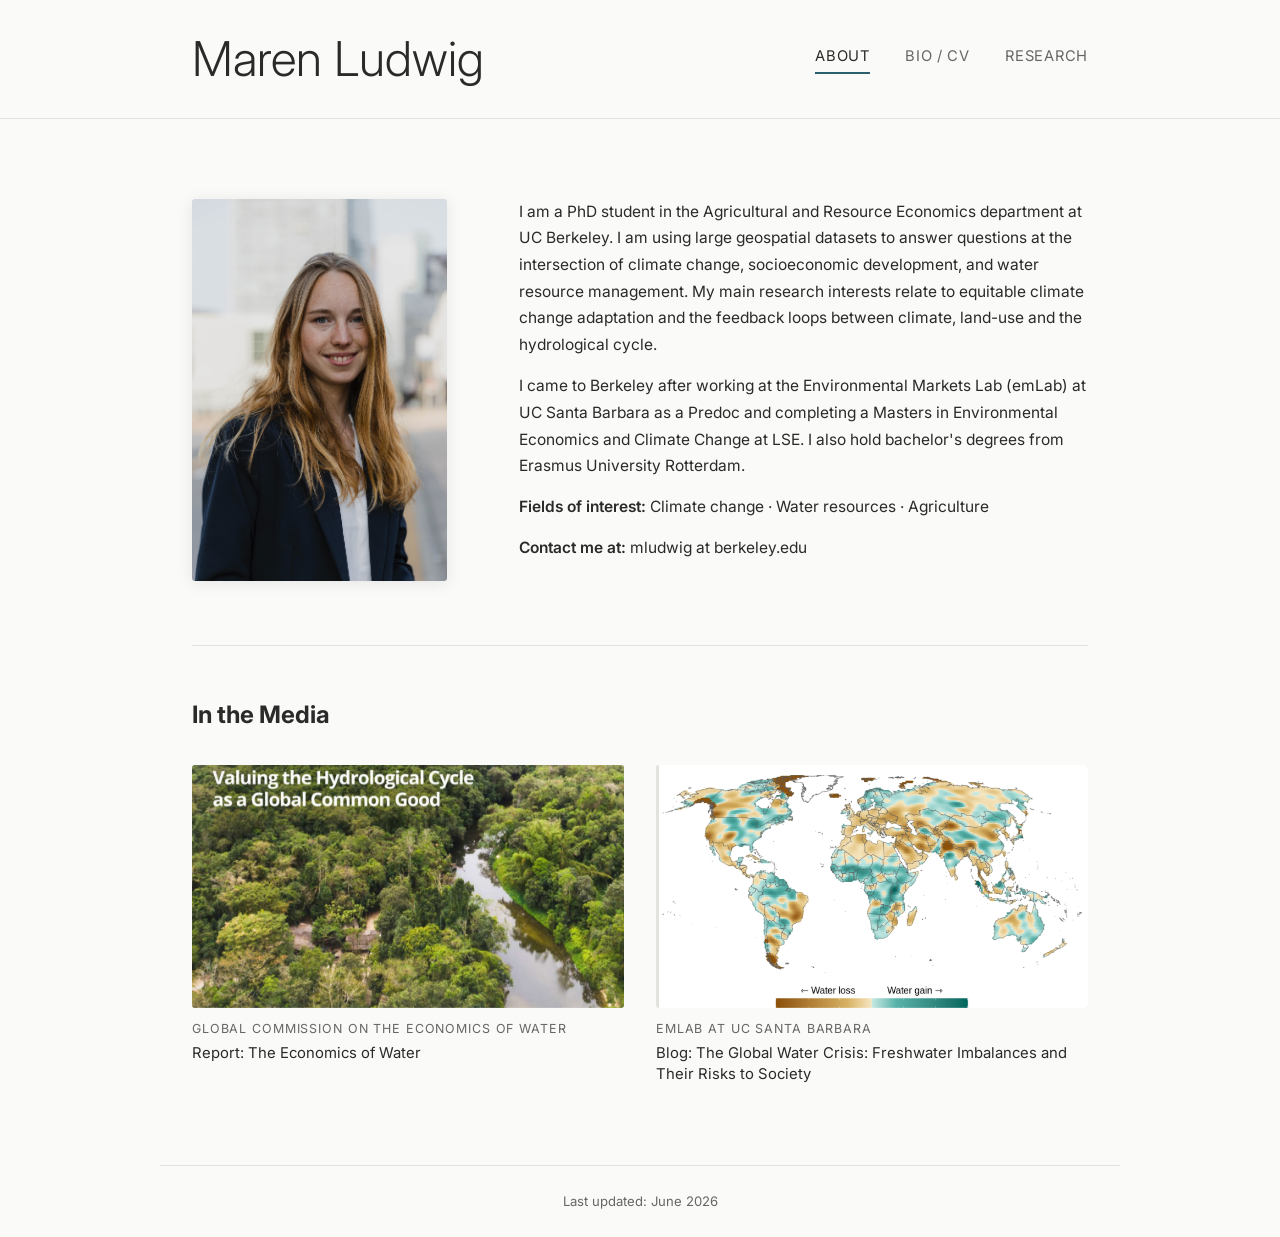
<file: index.html>
<!DOCTYPE html>
<html lang="en">
<head>
    <meta charset="UTF-8">
    <meta name="viewport" content="width=device-width, initial-scale=1.0">
    <meta name="google-site-verification" content="kbVTGaW0epPMbzH65sISAkKpHacNU3U3TMSRpl6crFk" />
    <title>Maren Ludwig | PhD Student, UC Berkeley</title>
    <meta name="description" content="Maren Ludwig is a PhD student in Agricultural and Resource Economics at UC Berkeley, researching climate change, water resources, and socioeconomic development.">
    <script type="application/ld+json">
    {
      "@context": "https://schema.org",
      "@type": "Person",
      "name": "Maren Ludwig",
      "url": "https://maren-ludwig.github.io",
      "jobTitle": "PhD Student",
      "affiliation": {
        "@type": "Organization",
        "name": "University of California, Berkeley",
        "department": "Agricultural and Resource Economics"
      },
      "knowsAbout": ["Climate Change", "Water Resources", "Agricultural Economics", "Environmental Economics"],
      "email": "mludwig@berkeley.edu"
    }
    </script>
    <link rel="preconnect" href="https://fonts.googleapis.com">
    <link rel="preconnect" href="https://fonts.gstatic.com" crossorigin>
    <link href="https://fonts.googleapis.com/css2?family=Inter:wght@300;400;600;700&display=swap" rel="stylesheet">
    <link rel="stylesheet" href="style.css">
</head>
<body>

    <nav>
        <div class="nav-inner">
            <a href="index.html" class="nav-name">Maren Ludwig</a>
            <div class="nav-links">
                <a href="index.html" class="active">About</a>
                <a href="bio.html">Bio / CV</a>
                <a href="research.html">Research</a>
            </div>
        </div>
    </nav>

    <main>

        <!-- About -->
        <section class="about-section">
            <div class="about-photo">
                <img src="2e54a011-bfbb-4ba1-8f90-a5c4d136a547.JPEG" alt="Maren Ludwig">
            </div>
            <div class="about-text">
                <p class="bio">
                    I am a PhD student in the Agricultural and Resource Economics department
                    at UC Berkeley. I am using large geospatial datasets to answer
                    questions at the intersection of climate change, socioeconomic development,
                    and water resource management. My main research interests relate to equitable
                    climate change adaptation and the feedback loops between climate, land-use
                    and the hydrological cycle.
                </p>
                <p class="bio">
                    I came to Berkeley after working at the Environmental Markets Lab (emLab)
                    at UC Santa Barbara as a Predoc and completing a Masters in Environmental
                    Economics and Climate Change at LSE. I also hold bachelor's degrees from
                    Erasmus University Rotterdam.
                </p>
                <p class="bio">
                    <span class="fields-label">Fields of interest:</span>
                    Climate change &middot; Water resources &middot; Agriculture
                </p>
                <p class="bio">
                    <span class="fields-label">Contact me at:</span>
                    mludwig at berkeley.edu
                </p>
            </div>
        </section>

        <!-- Recent News -->
        <section class="news-section">
            <h2>In the Media</h2>
            <div class="news-grid">

                <div class="news-item">
                    <!--
                        To add a real image: take a screenshot of the page, save it as
                        news-watercommission.jpg in this folder, then replace the
                        <div class="news-placeholder"> below with:
                        <img src="news-watercommission.jpg" alt="Economics of Water report">
                    -->
                    <div class="news-img">
                        <img src="news-watercommission.png" alt="Global Commission on the Economics of Water">
                    </div>
                    <p class="news-source">Global Commission on the Economics of Water</p>
                    <a href="https://economicsofwater.watercommission.org/report/economics-of-water.pdf"
                       target="_blank" rel="noopener" class="news-link">
                        Report: The Economics of Water
                    </a>
                </div>

                <div class="news-item">
                    <!--
                        To add a real image: take a screenshot of the page, save it as
                        news-emlab.jpg in this folder, then replace the
                        <div class="news-placeholder"> below with:
                        <img src="news-emlab.jpg" alt="emLab blog post">
                    -->
                    <div class="news-img">
                        <img src="news-emlab.png" alt="emLab at UC Santa Barbara">
                    </div>
                    <p class="news-source">emLab at UC Santa Barbara</p>
                    <a href="https://emlab.ucsb.edu/blog/global-water-crisis-freshwater-imbalances-and-their-risks-society"
                       target="_blank" rel="noopener" class="news-link">
                        Blog: The Global Water Crisis: Freshwater Imbalances and Their Risks to Society
                    </a>
                </div>

            </div>
        </section>

    </main>

    <footer>
        <p>Last updated: June 2026</p>
    </footer>

</body>
</html>
</file>
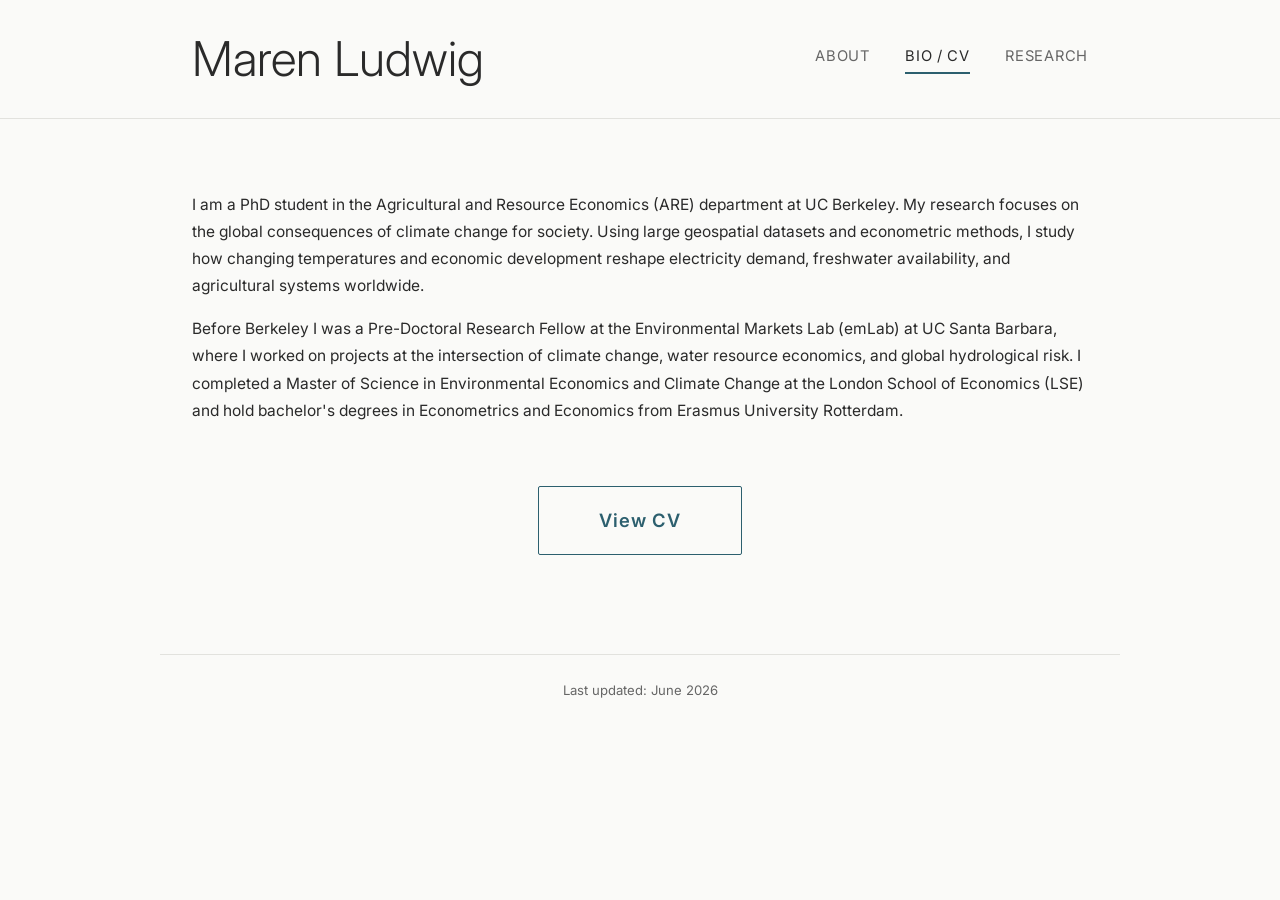
<file: bio.html>
<!DOCTYPE html>
<html lang="en">
<head>
    <meta charset="UTF-8">
    <meta name="viewport" content="width=device-width, initial-scale=1.0">
    <title>Bio / CV — Maren Ludwig | PhD Student, UC Berkeley</title>
    <meta name="description" content="Bio and CV of Maren Ludwig, PhD student in Agricultural and Resource Economics at the University of California, Berkeley.">
    <link rel="preconnect" href="https://fonts.googleapis.com">
    <link rel="preconnect" href="https://fonts.gstatic.com" crossorigin>
    <link href="https://fonts.googleapis.com/css2?family=Inter:wght@300;400;600;700&display=swap" rel="stylesheet">
    <link rel="stylesheet" href="style.css">
</head>
<body>

    <nav>
        <div class="nav-inner">
            <a href="index.html" class="nav-name">Maren Ludwig</a>
            <div class="nav-links">
                <a href="index.html">About</a>
                <a href="bio.html" class="active">Bio / CV</a>
                <a href="research.html">Research</a>
            </div>
        </div>
    </nav>

    <main class="page-bio">

        <div class="bio-body">
            <p>
                I am a PhD student in the Agricultural and Resource Economics (ARE) department
                at UC Berkeley. My research focuses on the global consequences of climate change
                for society. Using large geospatial datasets and econometric methods, I study
                how changing temperatures and economic development reshape electricity demand,
                freshwater availability, and agricultural systems worldwide.
            </p>
            <p>
                Before Berkeley I was a Pre-Doctoral Research Fellow at the Environmental Markets
                Lab (emLab) at UC Santa Barbara, where I worked on projects at the intersection
                of climate change, water resource economics, and global hydrological risk. I
                completed a Master of Science in Environmental Economics and Climate Change at the
                London School of Economics (LSE) and hold bachelor's degrees in Econometrics and
                Economics from Erasmus University Rotterdam.
            </p>
        </div>

        <div class="cv-btn-wrap">
            <a href="cv.pdf" target="_blank" class="cv-btn">View CV</a>
        </div>

    </main>

    <footer>
        <p>Last updated: June 2026</p>
    </footer>

</body>
</html>
</file>
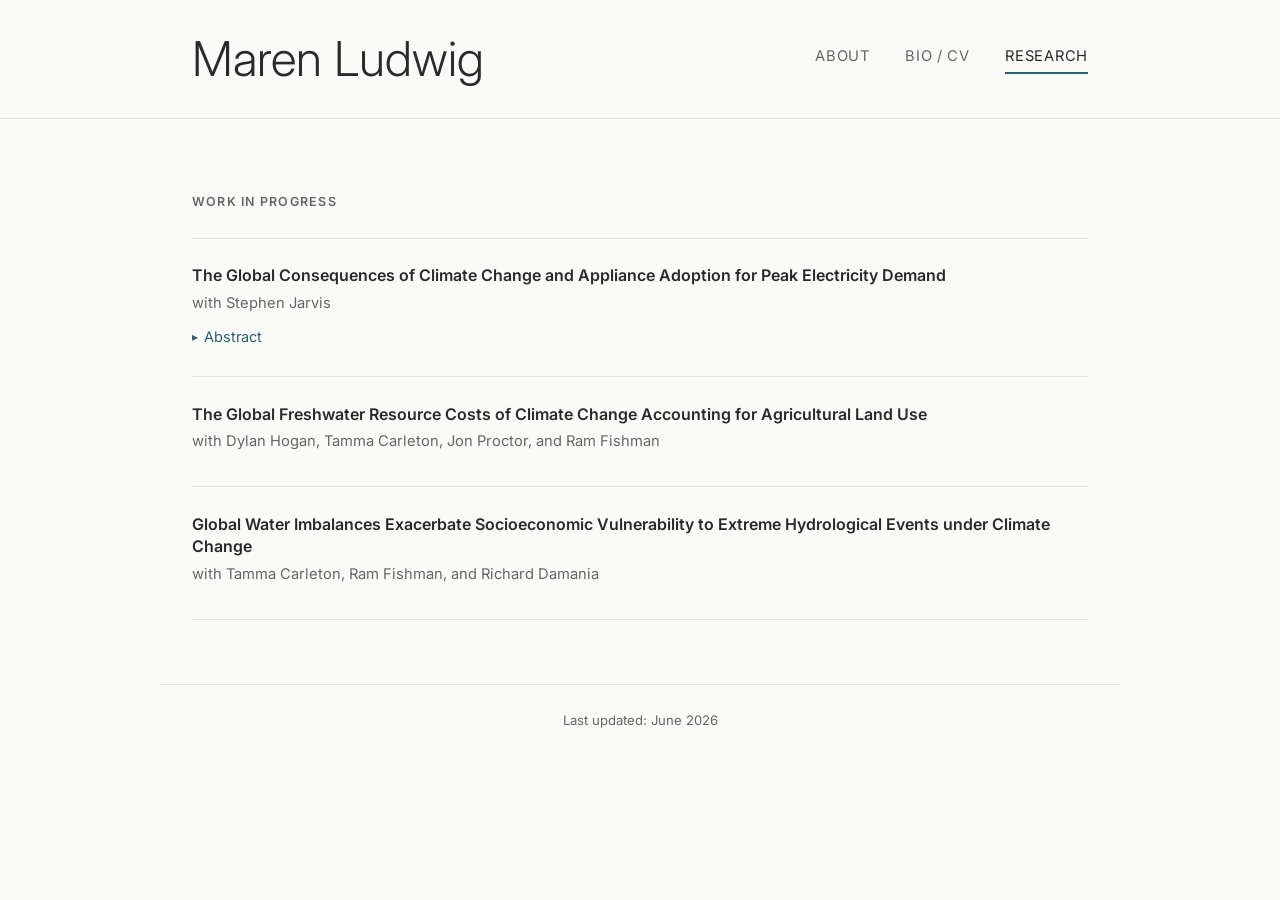
<file: research.html>
<!DOCTYPE html>
<html lang="en">
<head>
    <meta charset="UTF-8">
    <meta name="viewport" content="width=device-width, initial-scale=1.0">
    <title>Research — Maren Ludwig | PhD Student, UC Berkeley</title>
    <meta name="description" content="Working papers by Maren Ludwig on global electricity demand, freshwater resources, and climate change impacts on society.">
    <link rel="preconnect" href="https://fonts.googleapis.com">
    <link rel="preconnect" href="https://fonts.gstatic.com" crossorigin>
    <link href="https://fonts.googleapis.com/css2?family=Inter:wght@300;400;600;700&display=swap" rel="stylesheet">
    <link rel="stylesheet" href="style.css">
</head>
<body>

    <nav>
        <div class="nav-inner">
            <a href="index.html" class="nav-name">Maren Ludwig</a>
            <div class="nav-links">
                <a href="index.html">About</a>
                <a href="bio.html">Bio / CV</a>
                <a href="research.html" class="active">Research</a>
            </div>
        </div>
    </nav>

    <main class="page-research">

        <h3 class="section-label">Work in Progress</h3>

        <!-- Paper 1 -->
        <div class="paper">
            <p class="paper-title">
                The Global Consequences of Climate Change and Appliance Adoption
                for Peak Electricity Demand
            </p>
            <p class="paper-meta">with Stephen Jarvis</p>
            <details class="abstract-toggle">
                <summary>Abstract</summary>
                <p class="abstract-text">
                    Economic development, rising temperatures, and climate policy will have profound
                    implications for electricity systems worldwide. Using hourly data on electricity
                    demand for over seventy countries, we provide new global evidence on how temperature
                    affects electricity demand for heating and cooling, including how this relationship
                    depends on the adoption of electric appliances for cooling and heating. Combining our
                    estimates with climate and development projections, we show that changing temperatures,
                    incomes, and levels of electrified heating will jointly increase electricity demand for
                    heating and cooling globally by mid-century, with peak demand increases substantially
                    exceeding average demand changes. In warm regions, increased temperatures and growing
                    adoption of air conditioning will raise electricity demand for cooling. In colder
                    regions climate-driven reductions in heating demand could be offset &mdash; and even
                    reversed &mdash; by the expansion of electric heating. Our findings underscore the
                    importance of incorporating appliance adoption and peak demand dynamics into electricity
                    system planning under climate change.
                </p>
            </details>
        </div>

        <!-- Paper 2 -->
        <div class="paper">
            <p class="paper-title">
                The Global Freshwater Resource Costs of Climate Change Accounting
                for Agricultural Land Use
            </p>
            <p class="paper-meta">with Dylan Hogan, Tamma Carleton, Jon Proctor, and Ram Fishman</p>
        </div>

        <!-- Paper 3 -->
        <div class="paper">
            <p class="paper-title">
                Global Water Imbalances Exacerbate Socioeconomic Vulnerability
                to Extreme Hydrological Events under Climate Change
            </p>
            <p class="paper-meta">with Tamma Carleton, Ram Fishman, and Richard Damania</p>
        </div>

    </main>

    <footer>
        <p>Last updated: June 2026</p>
    </footer>

</body>
</html>
</file>
<file: style.css>
:root {
    --accent: #2c5f6e;
    --accent-hover: #3d7a8a;
    --text: #2a2a2a;
    --muted: #666;
    --border: #e2e2de;
    --bg: #fafaf8;
}

*, *::before, *::after {
    box-sizing: border-box;
    margin: 0;
    padding: 0;
}

html { scroll-behavior: smooth; }

body {
    font-family: 'Inter', 'Helvetica Neue', Arial, sans-serif;
    font-size: 17px;
    line-height: 1.72;
    color: var(--text);
    background: var(--bg);
}

a { color: var(--accent); text-decoration: none; }
a:hover { color: var(--accent-hover); text-decoration: underline; }

/* ── Nav ── */

nav {
    position: sticky;
    top: 0;
    background: var(--bg);
    border-bottom: 1px solid var(--border);
    z-index: 100;
}

.nav-inner {
    max-width: 960px;
    margin: 0 auto;
    padding: 1.1rem 2rem;
    display: flex;
    justify-content: space-between;
    align-items: center;
}

.nav-name {
    font-size: 3rem;
    font-weight: 300;
    color: var(--text);
    text-decoration: none;
}

.nav-name:hover { color: var(--accent); text-decoration: none; }

.nav-links { display: flex; gap: 2.2rem; }

.nav-links a {
    color: var(--muted);
    font-size: 0.92rem;
    font-weight: 400;
    letter-spacing: 0.05em;
    text-transform: uppercase;
    text-decoration: none;
    padding-bottom: 3px;
    border-bottom: 2px solid transparent;
    transition: color 0.15s;
}

.nav-links a:hover { color: var(--text); text-decoration: none; }

.nav-links a.active {
    color: var(--text);
    border-bottom-color: var(--accent);
}

/* ── Main wrapper ── */

main {
    max-width: 960px;
    margin: 0 auto;
    padding: 0 2rem 4rem;
}

footer {
    max-width: 960px;
    margin: 0 auto;
    padding: 1.5rem 2rem;
    border-top: 1px solid var(--border);
    text-align: center;
    font-size: 0.82rem;
    color: var(--muted);
}

/* ── About page ── */

.about-section {
    display: grid;
    grid-template-columns: 255px 1fr;
    gap: 4.5rem;
    padding: 5rem 0 4rem;
    align-items: start;
}

.about-photo img {
    width: 100%;
    border-radius: 3px;
    display: block;
    box-shadow: 0 2px 16px rgba(0,0,0,0.09);
}

h1 {
    font-size: 2.4rem;
    font-weight: 700;
    line-height: 1.15;
    color: var(--text);
    margin-bottom: 1.4rem;
}

.bio {
    font-size: 0.97rem;
    color: var(--text);
    margin-bottom: 0.9rem;
}

.fields-label { font-weight: 600; }

.contact {
    margin-top: 1.5rem;
    font-size: 0.93rem;
    color: var(--muted);
}

/* ── News section ── */

.news-section {
    padding: 3rem 0 1rem;
    border-top: 1px solid var(--border);
}

.news-section h2 {
    font-size: 1.5rem;
    font-weight: 700;
    color: var(--text);
    margin-bottom: 1.8rem;
}

.news-grid {
    display: grid;
    grid-template-columns: repeat(2, 1fr);
    gap: 2rem;
}

.news-img {
    position: relative;
    width: 100%;
    padding-bottom: 56.25%;
    overflow: hidden;
    border-radius: 3px;
    margin-bottom: 0.65rem;
    background: var(--border);
}

.news-img img {
    position: absolute;
    top: 0;
    left: 0;
    width: 100%;
    height: 100%;
    object-fit: cover;
    display: block;
}

.news-source {
    font-size: 0.78rem;
    color: var(--muted);
    text-transform: uppercase;
    letter-spacing: 0.07em;
    margin-bottom: 0.25rem;
}

.news-link {
    font-size: 0.93rem;
    color: var(--text);
    text-decoration: none;
    line-height: 1.4;
    display: block;
}

.news-link:hover { color: var(--accent); text-decoration: underline; }

/* ── Bio / CV page ── */

.page-bio {
    padding: 4.5rem 2rem 4rem;
}

.page-title {
    font-size: 2rem;
    font-weight: 700;
    color: var(--text);
    margin-bottom: 1.8rem;
}

.bio-body p {
    font-size: 0.97rem;
    color: var(--text);
    margin-bottom: 1rem;
    line-height: 1.75;
}

.cv-btn {
    display: inline-block;
    margin: 0.4rem 0 2.2rem;
    padding: 1.1rem 3.8rem;
    border: 1.5px solid var(--accent);
    border-radius: 2px;
    color: var(--accent);
    font-size: 1.15rem;
    font-weight: 600;
    letter-spacing: 0.04em;
    text-decoration: none;
    transition: background 0.15s, color 0.15s;
}

.cv-btn:hover { background: var(--accent); color: #fff; text-decoration: none; }

.cv-btn-wrap { text-align: center; padding-top: 2.5rem; }

.history { border-top: 1px solid var(--border); padding-top: 2.5rem; }

.history-block { margin-bottom: 2.5rem; }

.history-block h3 {
    font-size: 0.78rem;
    font-weight: 600;
    letter-spacing: 0.10em;
    text-transform: uppercase;
    color: var(--muted);
    margin-bottom: 1.2rem;
}

.history-item { margin-bottom: 1.2rem; }

.history-title {
    font-size: 0.97rem;
    font-weight: 600;
    color: var(--text);
}

.history-place {
    font-size: 0.93rem;
    color: var(--text);
}

.history-date {
    font-size: 0.88rem;
    color: var(--muted);
}

/* ── Research page ── */

.page-research { padding: 4.5rem 2rem 4rem; }

.section-label {
    font-size: 0.78rem;
    font-weight: 600;
    letter-spacing: 0.10em;
    text-transform: uppercase;
    color: var(--muted);
    margin-bottom: 1.6rem;
}

.paper {
    padding: 1.6rem 0;
    border-bottom: 1px solid var(--border);
}

.paper:first-of-type { border-top: 1px solid var(--border); }

.paper-title {
    font-size: 1rem;
    font-weight: 600;
    color: var(--text);
    line-height: 1.4;
    margin-bottom: 0.25rem;
}

.paper-meta {
    font-size: 0.92rem;
    color: var(--muted);
    margin-bottom: 0.4rem;
}

.abstract-toggle { margin-top: 0.5rem; font-size: 0.91rem; }

.abstract-toggle summary {
    color: var(--accent);
    cursor: pointer;
    user-select: none;
    list-style: none;
    display: inline-flex;
    align-items: center;
    gap: 0.35rem;
}

.abstract-toggle summary::-webkit-details-marker { display: none; }

.abstract-toggle summary::before {
    content: '▸';
    font-size: 0.72rem;
    transition: transform 0.15s;
}

.abstract-toggle[open] summary::before { transform: rotate(90deg); }

.abstract-text {
    margin-top: 0.75rem;
    font-size: 0.93rem;
    color: #555;
    line-height: 1.68;
    max-width: 680px;
}

/* ── Responsive ── */

@media (max-width: 720px) {
    .about-section {
        grid-template-columns: 1fr;
        gap: 2rem;
        padding: 3rem 0 2.5rem;
    }

    .about-photo img { max-width: 200px; }

    h1 { font-size: 2rem; }

    .nav-inner {
        flex-direction: column;
        gap: 0.7rem;
        padding: 1rem 1.5rem;
    }

    .nav-links { gap: 1.4rem; }

    main { padding: 0 1.5rem 3rem; }

    .page-bio, .page-research { padding: 3rem 0; }

    .news-grid { max-width: 100%; }
}
</file>
